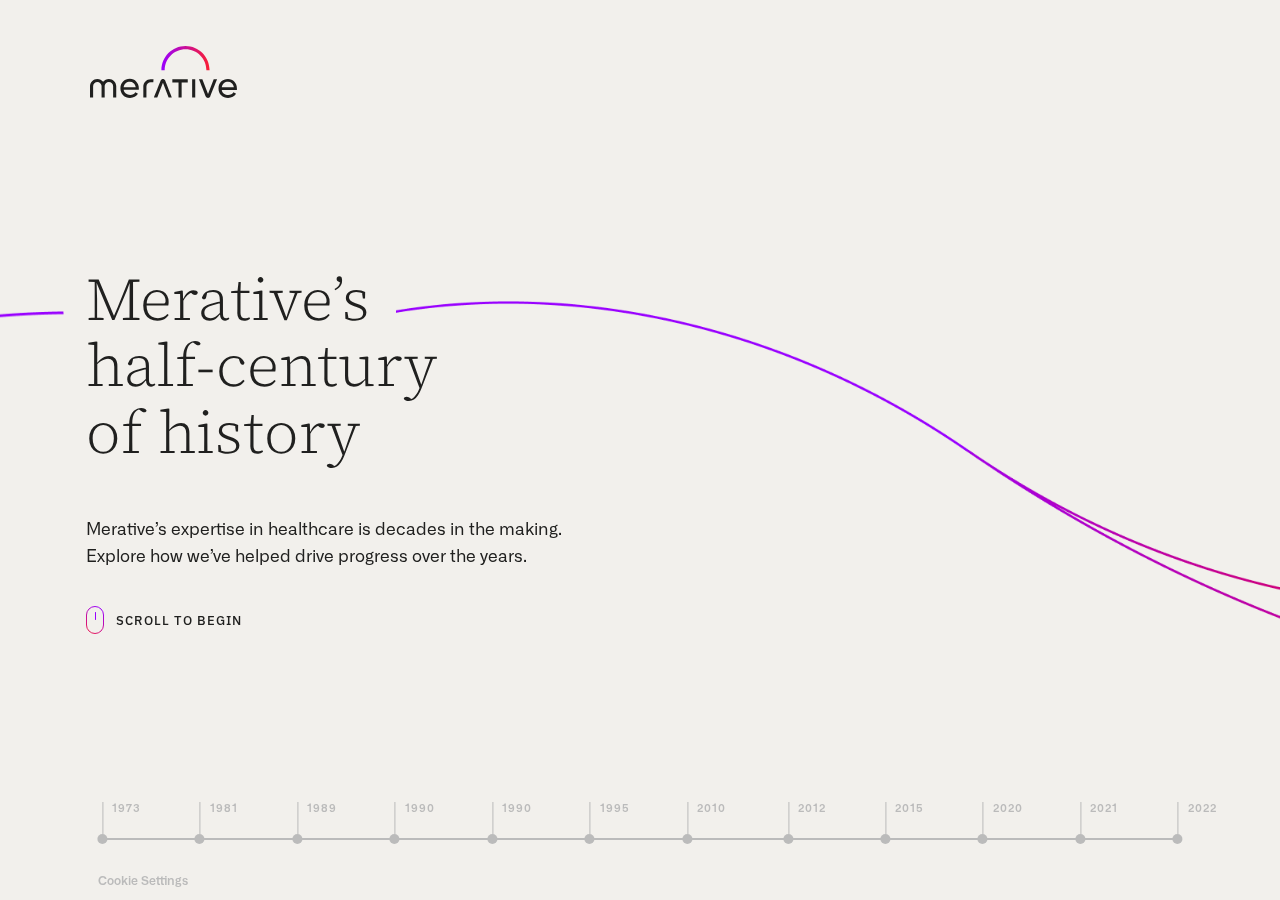
<file: resources/history/index.html>
<!DOCTYPE html>
<html lang="en">
  <head>
    <!-- OneTrust Cookies Consent Notice start for merative.com -->
    <script type="text/javascript" src="https://cdn.cookielaw.org/consent/8ec6325b-122f-4c25-93ea-b311a7f0ef97/OtAutoBlock.js" ></script>
    <script src="https://cdn.cookielaw.org/scripttemplates/otSDKStub.js" type="text/javascript" charset="UTF-8" data-domain-script="8ec6325b-122f-4c25-93ea-b311a7f0ef97" ></script>
    <script type="text/javascript">
      function OptanonWrapper() {}
    </script>
    <!-- Analytics script start for merative.com -->
    <script src="https://assets.adobedtm.com/868c1e78d208/ccb695f49426/launch-8817b4b01dd6.min.js" async></script>
    <!-- Analytics script end for merative.com -->

    <meta charset="UTF-8">
    <meta http-equiv="X-UA-Compatible" content="IE=edge">
    <meta name="viewport" content="width=device-width, initial-scale=1.0"> 
    <link rel="manifest" crossorigin="use-credentials" href="site.webmanifest">
    <link rel="apple-touch-icon" sizes="180x180" href="apple-touch-icon.png">
    <link rel="icon" type="image/png" sizes="32x32" href="favicon-32x32.png">
    <link rel="icon" type="image/png" sizes="16x16" href="favicon-16x16.png">
    <link rel="mask-icon" href="safari-pinned-tab.svg" color="#5bbad5">
    <meta name="msapplication-TileColor" content="#da532c">
    <meta name="theme-color" content="#ffffff">
    <title>Merative’s half-century of history | Merative</title>
    <meta name="description" content="Merative has nearly 50 years of experience in health, gained through legacy organizations like Watson Health, Truven, Cúram, Merge, Phytel, and Explorys. Explore our milestone moments for employers, health plans, providers, governments and life science organizations.">
    <link rel="preconnect" href="https://fonts.googleapis.com">
    <link rel="preconnect" href="https://fonts.gstatic.com" crossorigin>
    <link href="https://fonts.googleapis.com/css2?family=IBM+Plex+Sans:wght@400;500;600&display=swap" rel="stylesheet">
    <link rel="stylesheet" href="style.css">
    <script src="js/custom.js"></script>
  </head>
<body>

  <div class="fitb-wrap">
    <video autoplay muted controls loop class="bg-video">
      <source src="images/background.mp4" type="video/mp4">
    </video>
    <a href="https://www.merative.com" target="_blank" class="logo"><img src="images/logo-merative.svg" /></a>
    <div class="slider-wrap">
      <div class="scroll-hide">
        <div class="slider">
          <div class="intro slide">
            <div class="content">
              <img src="images/line-1.png" />
              <h1>Merative’s<br />half-century of history</h1>
              <p>Merative’s expertise in healthcare is decades in the making. Explore how we’ve helped drive progress over the years.</p>
              <div>Scroll to Begin</div>
            </div>
              <div class="lines">
                <img src="images/line-2.png" />
                <img src="images/line-2-tablet.png" />
                <img src="images/line-2-mobile.png" />
              </div>
          </div>
          <div class="slide year one973">
            <div class="content fadeInPls preview">
              <img src="images/1973-1.png" alt="A woman with a child on her lap smiles at someone out of frame" />
            </div>
            <div class="content title fadeInPls preview">
              <h2>1973</h2>
              <h3>Point-of-care clinical decision support</h3>
              <p>Micromedex&reg; is established with the introduction of Poisindex, a toxicology information database. Today, Micromedex includes evidence-based information on drugs, diseases, toxicology and alternative medicine — plus the search efficiency of AI.</p>
              <a href="https://www.merative.com/clinical-decision-support" target="_blank">Explore Micromedex</a>
            </div>
            <div class="content line">
              <img class="fadeInPls" src="images/1973-2.png" alt="A screenshot of Micromedex mobile app" />
              <div class="lines fadeInPls">
                <img src="images/1973-line.png" />
                <img src="images/1973-line-tablet.png" />
                <img src="images/1973-line-mobile.png" />
              </div>
            </div>
          </div>
          <div class="slide year one981">
            <div class="content fadeInPls">
              <img src="images/1981-1.png" alt="A computer monitor with analytic data" />
            </div>
            <div class="content title fadeInPls preview">
              <h2>1981</h2>
              <h3>Trusted healthcare analytics</h3>
              <p>System2, later renamed Advantage Suite by Truven Health Analytics, is founded. The solution provides robust analytics for employers, health plans and Medicaid agencies. Health Insights (as it is known today) is currently used and trusted by more than 40% of Fortune 100 companies.</p>
              <a href="https://www.merative.com/healthcare-analytics" target="_blank">Explore Health Insights</a>
            </div>
            <div class="content line">
              <div class="counter fadeInPls">
                <div>
                  <img width="55" src="images/icon-chart.svg" />
                </div>
                <div>
                  <strong><span class="countup  " data-count-to="40">0</span>%</strong>
                  <p>Health Insights is currently used and trusted by more than 40% of Fortune 500 companies.</p>
                </div>
              </div>
              <div class="lines fadeInPls">
                <img src="images/1981-line.png" />
                <img src="images/1981-line-tablet.png" />
                <img src="images/1981-line-mobile.png" />
              </div>
            </div>
          </div>
          <div class="slide year one989">
            <div class="content fadeInPls">
              <img src="images/1989-1.png" alt="An illustration of people moving over a grid of 1s and 0s" />
            </div>
            <div class="content title fadeInPls preview">
              <h2>1989</h2>
              <h3>A premier source of real-world evidence</h3>
              <p>MarketScan&reg; — one of the largest collections of proprietary, de-identified clinical and claims data in the U.S. — is established. The database includes more than 273 million unique patient records, and is used by health organizations to generate real-world evidence to support research and decision-making.</p>
              <a href="https://www.merative.com/real-world-evidence" target="_blank">Explore MarketScan</a>
            </div>
            <div class="content line">
              <div class="image-counter fadeInPls">
                <img src="images/1989-2.png" alt="Shelves filled with folders of healthcare records" />
                <div class="counter">
                  <strong><span class="countup" data-count-to="273">0</span>M</strong>
                  <p>Unique patient records</p>
                </div>
              </div>
              <div class="lines fadeInPls">
                <img src="images/1989-line.png" />
                <img src="images/1989-line-tablet.png" />
                <img src="images/1989-line-mobile.png" />
              </div>
            </div>
          </div>
          <div class="slide year one990a">
            <div class="content fadeInPls">
              <img src="images/1990-a-1.png" alt="A provider holding a tablet with an imaging scan of a brain" />
            </div>
            <div class="content title fadeInPls preview">
              <h2>1990</h2>
              <h3>Creation of medical imaging standard</h3>
              <p>Merge Healthcare, the source of Merative’s expansive enterprise imaging solutions, participates in the process to establish DICOM as the standard format for medical images. The DICOM standard is still used across the industry today.</p>
              <a href="https://www.merative.com/merge-imaging" target="_blank">Explore Merge solutions</a>
            </div>
            <div class="content line">
              <div class="lines fadeInPls">
                <img src="images/1990-a-line.png" />
                <img src="images/1990-a-line-tablet.png" />
                <img src="images/1990-a-line-mobile.png" />
              </div>
            </div>
          </div>
          <div class="slide year one990b">
            <div class="content title fadeInPls preview">
              <h2>1990</h2>
              <h3>A versatile social services platform</h3>
              <p>Cúram Software becomes the first social services application to support multiple programs at the same time. The platform is used worldwide to connect benefits administrators, social services agencies and case managers to improve outcomes for individuals and their communities.</p>
              <a href="https://www.merative.com/curam" target="_blank">Explore Cúram</a>
            </div>
            <div class="content line">
              <img class="fadeInPls" src="images/1990-b-1.png" alt="A seated woman and a man in a wheelchair look at a sheet of paper" />
              <div class="lines fadeInPls">
                <img src="images/1990-b-line.png" />
                <img src="images/1990-b-line-tablet.png" />
                <img src="images/1990-b-line-mobile.png" />
              </div>
            </div>
          </div>
          <div class="slide year one995">
            <div class="content title fadeInPls preview">
              <h2>1995</h2>
              <h3>Award-winning cardiology solutions</h3>
              <p>Merge Cardio, an image and information management system that supports cardiology modalities, is established. Five years later, Merge Hemo, an automated documentation tool for the cardiac cath lab, is founded. Merge Cardio was named Best in KLAS for seven consecutive years, while Merge Hemo has been a KLAS Category Leader for ten years.</p>
              <a href="https://youtu.be/vPMKMP8JN9I" target="_blank">See how they work</a>
            </div>
            <div class="content line">
              <div class="image-steps">
                <img class="fadeInPls" src="images/1995-1.png" alt="A monitor with an EKG reading" />
                <div class="steps">
                  <!--<div>
                    <img src="images/logo-placeholder.png" />
                  </div>-->
                  <div>
                    <strong>Best in KLAS</strong>
                    <p>Merge Cardio was named best in KLAS for 7 consecutive years</p>
                  </div>
                  <div>
                    <strong>KLAS Category Leader</strong>
                    <p>Merge Hemo was named a KLAS Category Leader for 10 years</p>
                  </div>
                </div>
              </div>
              <div class="lines fadeInPls">
                <img src="images/1995-line.png" />
                <img src="images/1995-line-tablet.png" />
                <img src="images/1995-line-mobile.png" />
              </div>
            </div>
          </div>
          <div class="slide year two010">
            <div class="content title fadeInPls preview">
              <h2>2010</h2>
              <h3>Comprehensive clinical development</h3>
              <p>The first clinical trial goes live on Merge e-Clinical Operating System, an end-to-end clinical trial management solution now known as Merative Clinical Development. To date, more than 3,400 studies in 109 countries have been generated on the solution.</p>
              <a href="https://www.merative.com/clinical-development" target="_blank">Explore Clinical Development</a>
            </div>
            <div class="content line">
              <div class="steps">
                <div>
                  <img src="images/icon-countries.svg" />
                  <div class="text">
                    <span>More than</span>
                    <p><strong class="countThis" data-count-to="100">0</strong> countries</p>
                  </div>
                </div>
                <div>
                  <img src="images/icon-studies.svg" />
                  <div class="text">
                    <span>More than</span>
                    <p><strong class="countThis" data-count-to="3000">0</strong> studies</p>
                  </div>
                </div>
                <div>
                  <img src="images/icon-patients.svg" />
                  <div class="text">
                    <span>More than</span>
                    <p><strong><span class="countThis" data-count-to="1">0</span>M</strong> patients</p>
                  </div>
                </div>
              </div>
              <div class="lines fadeInPls">
                <img src="images/2010-line.png" />
                <img src="images/2010-line-tablet.png" />
                <img src="images/2010-line-mobile.png" />
              </div>
            </div>
          </div>
          <div class="slide year two012">
            <div class="content fadeInPls">
              <img src="images/2012-1.png" alt="A provider shows a tablet to a patient" />
            </div>
            <div class="content title fadeInPls preview">
              <h2>2012</h2>
              <h3>Personalized patient engagement</h3>
              <p>Phytel&reg;, a suite of patient engagement tools for providers, is one of the first solutions approved by the National Committee for Quality Assurance (NCQA) to help practices achieve patient-centered medical home recognition.</p>
              <a href="https://www.vimeo.com/721076215.html" target="_blank">See how it works</a>
            </div>
            <div class="content line">
              <div class="lines fadeInPls">
                <img src="images/2012-line.png" />
                <img src="images/2012-line-tablet.png" />
                <img src="images/2012-line-mobile.png" />
              </div>
            </div>
          </div>
          <div class="slide year two015">
            <div class="content fadeInPls">
              <img src="images/2015-1.png" alt="Two men seated in an office setting view a tablet" />
            </div>
            <div class="content title fadeInPls preview">
              <h2>2015</h2>
              <h3>Watson Health created</h3>
              <p>IBM creates Watson Health, bringing together the solutions that would ultimately make up Merative. IBM technologies — including AI and Cloud — are implemented across the Watson Health portfolio to help solutions become more efficient, flexible and scalable.</p>
            </div>
            <div class="content line">
              <div class="lines fadeInPls">
                <img src="images/2015-line.png" />
                <img src="images/2015-line-tablet.png" />
                <img src="images/2015-line-mobile.png" />
              </div>
            </div>
          </div>
          <div class="slide year two020">
            <div class="content title fadeInPls preview">
              <h2>2020</h2>
              <h3>Advancing AI capabilities for healthcare</h3>
              <p>Annotator for Clinical Data is introduced to standardize the use of natural language understanding for healthcare data. The solution extracts key clinical information like conditions, medications, allergies and procedures from unstructured data.</p>
            </div>
            <div class="content line">
              <img class="fadeInPls" src="images/2020-1.png" alt="Screenshot of Annotator for Clinical Data" />
              <div class="lines fadeInPls">
                <img src="images/2020-line.png" />
                <img src="images/2020-line-tablet.png" />
                <img src="images/2020-line-mobile.png" />
              </div>
            </div>
          </div>
          <div class="slide year two021">
            <div class="content title fadeInPls preview">
              <h2>2021</h2>
              <h3>First hospital ranking with community health metric</h3>
              <p>100 Top Hospitals, an annual study of U.S. hospital performance, partners with Johns Hopkins to create a new metric for hospital contributions to community health. 100 Top Hospitals becomes the first major rankings program to consider community health as an equal measure.</p>
            </div>
            <div class="content line">
              <div class="col-two">
                <div class="fadeInPls">
                  <img src="images/logo-100top.png" />
                  <!--<strong><span class="countup" data-count-to="100">0</span> Top Hospitals</strong>
                  <p>becomes the first major rankings program to consider community health as an equal measure</p>-->
                </div>
                <div class="fadeInPls">
                  <img src="images/2021-1.png" alt="Two providers meet in a healthcare setting" />
                </div>
              </div>
              <div class="lines fadeInPls">
                <img src="images/2021-line.png" />
                <img src="images/2021-line-tablet.png" />
                <img src="images/2021-line-mobile.png" />
              </div>
            </div>
          </div>
          <div class="slide year two022">
            <div class="content title fadeInPls preview">
              <h2>2022</h2>
              <h3>Merative established</h3>
              <!--<img src="images/2022-1.png" />-->
              <video muted>
                <source src="images/logo-merative.mp4" type="video/mp4">
              </video>
            </div>
            <div class="content final steps">
              <div>
                <strong>Merative established</strong>
                <img src="images/2022-2.png" alt="Someone points to data on a computer monitor" />
              </div>
              <div>
                <img src="images/2022-3.png" alt="A woman holds a sleeping child" />
                <div class="description">
                  <p>Merative is founded as a data and analytics partner for the health industry. With an essential combination of trusted technology and human expertise, Merative drives shared progress by putting people at the center of health.</p>
                  <a href="https://www.merative.com/company" target="_blank">Learn more about us</a>
                </div>
              </div>
            </div>
          </div>
        </div>
      </div>
      <div class="slider-nav">
        <div class="">
          <div class="text">
            <strong>1973</strong>
            <p>Point-of-care clinical decision support</p>
            <div class="circle"></div>
          </div>
        </div>
        <div class="">
          <div class="text">
            <strong>1981</strong>
            <p>Trusted healthcare analytics</p>
            <div class="circle"></div>
          </div>
        </div>
        <div class="">
          <div class="text">
            <strong>1989</strong>
            <p>A premier source of real-world evidence</p>
            <div class="circle"></div>
          </div>
        </div>
        <div class="">
          <div class="text">
            <strong>1990</strong>
            <p>Creation of medical imaging standard</p>
            <div class="circle"></div>
          </div>
        </div>
        <div class="">
          <div class="text">
            <strong>1990</strong>
            <p>A versatile social services platform</p>
            <div class="circle"></div>
          </div>
        </div>
        <div class="">
          <div class="text">
            <strong>1995</strong>
            <p>Award-winning cardiology solutions</p>
            <div class="circle"></div>
          </div>
        </div>
        <div class="">
          <div class="text">
            <strong>2010</strong>
            <p>Comprehensive clinical development</p>
            <div class="circle"></div>
          </div>
        </div>
        <div class="">
          <div class="text">
            <strong>2012</strong>
            <p>Personalized patient engagement</p>
            <div class="circle"></div>
          </div>
        </div>
        <div class="">
          <div class="text">
            <strong>2015</strong>
            <p>Watson Health created</p>
            <div class="circle"></div>
          </div>
        </div>
        <div class="">
          <div class="text">
            <strong>2020</strong>
            <p>Advancing AI capabilities for healthcare</p>
            <div class="circle"></div>
          </div>
        </div>
        <div class="">
          <div class="text">
            <strong>2021</strong>
            <p>First hospital ranking with community health metric</p>
            <div class="circle"></div>
          </div>
        </div>
        <div class="">
          <div class="text">
            <strong>2022</strong>
            <p>Merative established</p>
            <div class="circle"></div>
          </div>
        </div>
      </div>
      <div class="thecookie">
        <a href="index.html#" onclick="OneTrust.ToggleInfoDisplay()">Cookie Settings</a>
      </div>
    </div>
  </div>

                                        <div id="sec-overlay" style="display:none;">
                                        <div id="sec-container">
                                        </div>
                                      </div></body>
</html>
</file>
<file: resources/history/style.css>
html,body,div,span,applet,object,iframe,h1,h2,h3,h4,h5,h6,p,blockquote,pre,a,abbr,acronym,address,big,cite,code,del,dfn,em,img,ins,kbd,q,s,samp,small,strike,strong,sub,sup,tt,var,b,u,i,center,dl,dt,dd,ol,ul,li,fieldset,form,label,legend,table,caption,tbody,tfoot,thead,tr,th,td,article,aside,canvas,details,embed,figure,figcaption,footer,header,hgroup,menu,nav,output,ruby,section,summary,time,mark,audio,video{margin:0;padding:0;border:0;font-size:100%;font:inherit;vertical-align:baseline}article,aside,details,figcaption,figure,footer,header,hgroup,menu,nav,section{display:block}body{line-height:1;}ol,ul{list-style:none}blockquote,q{quotes:none}blockquote:before,blockquote:after,q:before,q:after{content:'';content:none}table{border-collapse:collapse;border-spacing:0}

@font-face {font-family: Alliance; font-weight: 300; src: url("fonts/alliance1-light.otf") format("opentype"); }
@font-face {font-family: Alliance; font-weight: 400; src: url("fonts/alliance1-regular.otf") format("opentype"); }
@font-face {font-family: Alliance; font-weight: 600; src: url("fonts/alliance1-semibold.otf") format("opentype"); }
@font-face {font-family: SourceSerif; font-weight: 200; src: url("fonts/source-serif-light.ttf") format("truetype"); }
@font-face {font-family: SourceSerif; font-weight: 500; src: url("fonts/source-serif-medium.ttf") format("truetype"); }
@font-face {font-family: 'theicons'; src:  url('fonts/theicons.eot'); src:  url('fonts/theicons.eot') format('embedded-opentype'), url('fonts/theicons.ttf') format('truetype'), url('fonts/theicons.woff') format('woff'), url('fonts/theicons.svg') format('svg'); font-weight: normal; font-style: normal; font-display: block; }

body {font-family: Alliance, Arial, Helvetica, sans-serif;color: #20201F;font-size: 17px;line-height: 1.6;background: #F3F0EC;-webkit-font-smoothing: antialiased;overflow: hidden;}

.fitb-wrap {width: 100%;box-sizing: border-box;overflow: hidden;position: relative;z-index: 1;}
.fitb-wrap .slider-wrap {position: relative;z-index: 1;overflow: hidden;}
.fitb-wrap .scroll-hide {overflow: hidden;}
.fitb-wrap .slider {display: flex;align-items: center;overflow-x: scroll;min-height: calc( 100vh );overflow-y: visible;-ms-overflow-style: none;scrollbar-width: none;}
.fitb-wrap .slider::-webkit-scrollbar {display: none; }
.fitb-wrap .slider .slide {display: flex;align-items: center;max-height: 720px;}
.fitb-wrap .slider .slide img {display: block;height: auto;}

.logo {position: fixed;top: 46px;left: 90px;width: 147px;z-index: 10;-webkit-transition: all .5s ease;transition: all .5s ease;}
.logo:hover {opacity: .75; }
.logo>img {max-width: 100%; height: auto; display: block; }

.intro.slide {padding-left: 86px;}
.intro.slide>img, .intro.slide>.lines {margin-left: -220px;margin-top: 90px;width: 1120px;}
.intro.slide .content {width: 530px;position: relative;}
.intro.slide .content>img {position: absolute;top: 45px;right: 100%;margin-right: 22px;width: 90px;}
.intro.slide .content>p {margin-bottom: 36px;}
.intro.slide .content>div {font-family: 'IBM Plex Sans', Arial, Helvetica, sans-serif;display: inline-block;font-weight: 500;font-size: 13px;line-height: 1;text-transform: uppercase;display: flex;align-items: center;letter-spacing: 1px;}
.intro.slide .content>div:before {content: ''; display: inline-block; height: 28px; width: 18px; margin-right: 12px; background: url(images/icon-scroll.svg) center no-repeat; background-size: contain; }
.intro.slide .content>div:after {content: '';display: inline-block;width: 20px;height: 10px;margin-left: 10px;background: url(images/icon-arrow.svg) center no-repeat;background-size: contain;margin-bottom: -1px;opacity: 0;}
.intro h1 {font-size: 60px;line-height: 1.111111111;font-family: SourceSerif, serif;margin-bottom: 50px;font-weight: 100;padding-right: 150px;}


.title.content {min-width: 980px;margin-left: 120px;margin-top: 130px;min-height: 470px;}
.title.content h2 {font-size: 28px;margin-bottom: 15px;line-height: 1;color: #9900FF;font-family: SourceSerif, serif;}
.title.content h3 {font-size: 60px;line-height: 1.2;padding-right: 200px;margin-bottom: 50px;font-family: SourceSerif, serif;font-weight: 200;letter-spacing: 0;}
.title.content p {margin-left: 47%;margin-bottom: 24px;-webkit-transition: opacity .5s ease .5s;transition: opacity .5s ease .5s;}
.title.content a {margin-left: 47%;white-space: nowrap;font-size: 13px;text-decoration: none;position: relative;z-index: 100;background: -webkit-linear-gradient(left, #9900ff, #9900ff);-webkit-background-clip: text;-webkit-text-fill-color: transparent;font-weight: 600;-webkit-transition: opacity .5s ease .5s;transition: opacity .5s ease .5s;padding-bottom: 3px;}
.title.content a:before {content: ''; display: block; position: absolute; top: 100%; left: 0; width: 100%; height: 2px; background: #9900ff; }
.title.content a:after {font-family: 'theicons'!important; content: '\e901'; font-size: 7px; margin-left: 5px; padding-right: 2px; }
.title.content a:hover {background: -webkit-linear-gradient(left, #9900ff, #ff0000); -webkit-background-clip: text; }
.title.content a:hover:before {background: -webkit-linear-gradient(left, #9900ff, #ff0000); }
.title.content a>img {display: inline-block!important; }

.lines>img {max-width: 100%; height: auto; }
.fitb-wrap .lines>img:nth-child(2), .fitb-wrap .lines>img:nth-child(3) {display: none; }

.one973 .content:first-child img {width: 240px;margin-top: 65px;}
.one973 .title.content {margin-right: 120px;min-width: 900px;}
.one973 .title.content p, .one973 .title.content a {margin-left: 49%;}
.one973 .line.content {display: flex; align-items: flex-start; }
.one973 .line.content>img:first-child {margin-right: -100px;margin-top: 80px;position: relative;z-index: 10;width: 200px;}
.one973 .line.content>.lines {min-width: 1224px; }

.one981 .content:first-child {margin-top: 80px;margin-left: -190px;}
.one981 .content:first-child>img {width: 292px; }
.one981 .title.content {min-width: 620px;}
.one981 .title.content>p, .one981 .title.content>a {margin-left: 32%;}
.one981 .title.content>h3 {padding-right: 80px;}
.one981 .content.line {display: flex;align-items: flex-start;margin-left: 200px;}
.one981 .content.line .counter {display: flex;align-items: flex-end;margin-top: -145px;width: 330px;padding-right: 30px;}
.one981 .content.line .counter>div:first-child {margin-right: 30px; }
.one981 .counter img {margin-bottom: 8px;width: 44px;}
.one981 .counter strong {font-size: 100px;background: -webkit-linear-gradient(left, #9900ff, #ff0000);-webkit-background-clip: text;-webkit-text-fill-color: transparent;font-family: SourceSerif, serif;font-weight: 100;line-height: .9;margin-bottom: 30px;display: inline-block;}
.one981 .content.line>img, .one981 .content.line>.lines {margin-bottom: -130px;min-width: 1159px;width: 1159px;position: relative;}

.one989 .content:first-child {margin-left: -74px;}
.one989 .content:first-child>img {width: 292px;position: relative;}
.one989 .title.content {min-width: 830px;margin-right: 145px;}
.one989 .title.content p, .one989 .title.content a {margin-left: 43%;}
.one989 .line.content {display: flex;align-items: flex-start;margin-top: -60px;}
.one989 .image-counter {display: flex;flex-direction: column;align-items: flex-end;position: relative;z-index: 10;margin-top: 50px;}
.one989 .image-counter>img {width: 498px; }
.one989 .counter {display: flex; flex-direction: column; align-items: flex-end; }
.one989 .counter>strong {font-size: 100px;background: -webkit-linear-gradient(left, #9900ff, #ff0000);-webkit-background-clip: text;-webkit-text-fill-color: transparent;font-family: SourceSerif, serif;font-weight: 100;line-height: .9;margin-top: 20px;margin-bottom: 5px;margin-right: -4px;}
.one989 .lines {width: 1823px;margin-top: -40px;margin-left: -288px;}

.one990a .content:first-child {}
.one990a .content:first-child>img {width: 420px;margin-left: -170px;margin-top: 110px;}
.one990a .title.content {min-width: 850px;}
.one990a .title.content p, .one990a .title.content a {margin-left: 44%;}
.one990a .line {margin-top: 70px;margin-left: 20px;}
.one990a .lines {width: 766px; }

.one990b .title.content {margin-left: 54px;min-width: 762px;margin-right: 140px;}
.one990b .title.content p, .one990b .title.content a {margin-left: 44%;}
.one990b .line.content {display: flex;margin-top: 160px;align-items: center;}
.one990b .line.content>img {width: 692px; position: relative; z-index: 10; }
.one990b .lines {width: 1227px;margin-left: -112px;position: relative;}

.one995 .title.content {margin-left: 56px;min-width: 855px;margin-right: 120px;}
.one995 .title.content p, .one995 .title.content a {margin-left: 43%;}
.one995 .line.content {display: flex; align-items: flex-start; }
.one995 .image-steps {display: flex;align-items: flex-start;}
.one995 .image-steps>img {width: 299px;margin-right: 35px;}
.one995 .steps {width: 285px;display: flex;flex-direction: column;gap: 46px;margin-top: 200px;}
.one995 .steps>div:first-child {margin-bottom: -20px;}
.one995 .steps strong {background: -webkit-linear-gradient(left, #9900ff, #ff0000);-webkit-background-clip: text;-webkit-text-fill-color: transparent;font-family: SourceSerif, serif;font-weight: 100;font-size: 40px;line-height: 1.2;margin-bottom: 5px;display: inline-block;}
.one995 .steps p {padding-right: 10px;font-size: 18px;}
.one995 .lines {width: 955px;margin-top: 80px;position: relative;}

.two010 .title.content {margin-left: 24px;min-width: 990px;margin-right: 97px;}
.two010 .title.content h3 {padding-right: 30%;}
.two010 .title.content p, .two010 .title.content a {margin-left: 51%;}
.two010 .line.content {display: flex;margin-top: 130px;}
.two010 .steps {display: flex; flex-direction: column; gap: 58px; }
.two010 .steps>div {width: 345px;display: flex;gap: 15px;}
.two010 .steps>div>img {max-width: 36px; }
.two010 .steps .text p {font-size: 40px; line-height: 1; font-family: SourceSerif, serif; font-weight: 100; }
.two010 .steps .text p>strong {background: -webkit-linear-gradient(left, #9900ff, #ff0000); -webkit-background-clip: text; -webkit-text-fill-color: transparent; }
.two010 .lines {width: 1317px;align-items: center;display: flex;position: relative;}
.two010 .lines>img {margin-top: 60px; }

.two012 .content:first-child>img {margin-left: -150px;width: 530px;position: relative;}
.two012 .title.content {min-width: 860px;margin-right: 40px;}
.two012 .title.content h3 {padding-right: 30%;}
.two012 .title.content p, .two012 .title.content a {margin-left: 49%;}
.two012 .line.content .lines {width:903px;margin-top: 220px;position: relative;}

.two015 .content:first-child>img {margin-left: -120px;margin-top: 0;width: 345px;position: relative;}
.two015 .title.content {margin-left: 90px;min-width: 720px;margin-right: 35px;}
.two015 .title.content p, .two015 .title.content a {margin-left: 35.5%;}
.two015 .line.content {margin-top: -140px;}
.two015 .line.content .lines {width: 1170px;position: relative;}

.two020 .title.content {margin-left: 25px;min-width: 780px;margin-right: 90px;}
.two020 .title.content h3 {padding-right: 20px; }
.two020 .title.content p, .two020 .title.content a {margin-left: 41%;}
.two020 .line.content {display: flex;align-items: center;}
.two020 .line.content>img {width: 605px;z-index: 10;position: relative;margin-top: 80px;}
.two020 .line.content .lines {width: 780px;position: relative;margin-top: 60px;margin-left: -70px;}

.two021 .title.content {margin-left: 30px;min-width: 1020px;margin-right: 148px;}
.two021 .title.content h3 {padding-right: 250px;}
.two021 .title.content p, .two021 .title.content a {margin-left: 58.5%;}
.two021 .line.content {display: flex;align-items: flex-start;position: relative;z-index: 10;}
.two021 .col-two {display: flex;width: 635px;gap: 20px;align-items: flex-end;position: relative;z-index: 10;}
.two021 .col-two>div {width: 45%; }
.two021 .col-two>div:first-child {-webkit-transform: translateY(72%);transform: translateY(72%);width: 54%;}
.two021 .col-two>div>strong {font-size: 40px;line-height: 1;font-family: SourceSerif, serif;font-weight: 100;letter-spacing: -1px;margin-bottom: 10px;display: block;}
.two021 .col-two>div>p {margin-right: 27px; }
.two021 .col-two>div>strong>span {background: -webkit-linear-gradient(left, #9900ff, #ff0000); -webkit-background-clip: text; -webkit-text-fill-color: transparent; }
.two021 .col-two>div>img {max-width: 100%; }
.two021 .line.content .lines {width: 991px;margin-top: 215px;margin-left: -295px;position: relative;}

.two022 .title.content {margin-left: 58px;min-width: 440px;max-width: 440px;}
.two022 .title.content>img, .two022 .title.content>video {max-width: 100%;height: auto;}
.two022 .title.content>h3 {display: none; }

.content.final {margin-left: 363px;display: flex;flex-direction: column;margin-right: 420px;margin-top: -100px;}
.content.final>div {display: flex; align-items: flex-start; gap: 40px; }

.content.final>div>img {width: 365px;margin-left: 80px;}
.content.final>div:first-child {align-items: flex-end;gap: 50px;justify-content: flex-start;}
.content.final>div:first-child>img {width: 233px;margin-left: 0;}
.content.final>div>strong {font-size: 72px;line-height: 1.1111;font-family: SourceSerif, serif;font-weight: 100;letter-spacing: 0;align-self: flex-end;justify-self: flex-end;max-width: 394px;margin-bottom: 24px;}
.content.final .description {width: 243px;padding-top: 40px;}
.content.final .description>p {margin-bottom: 30px; }
.content.final .description>a {font-size: 13px;color: #9900FF;text-decoration: none;white-space: nowrap;border: 2px solid #9900FF;border-radius: 23px;line-height: 1;padding-left: 10px;padding-right: 50px;padding: 10px 48px 8px 11px;display: inline-block;position: relative;z-index: 100;-webkit-transition: all .3s ease;transition: all .3s ease;}
.content.final .description>a:before {content: ''; display: block; height: calc( 100% + 4px ); width: calc( 100% + 4px ); position: absolute; top: -2px; left: -2px; z-index: -1; border-radius: 23px; background: -webkit-linear-gradient(left, #9900ff, #ff0000); opacity: 0; -webkit-transition: all .3s ease; transition: all .3s ease; }
.content.final .description>a:after {font-family: 'theicons'!important;font-size: 14px;content: '\e900';position: absolute;z-index: -1;background-size: contain;top: 50%;right: 10px;margin-top: 1px;-webkit-transform: translateY(-50%);transform: translateY(-50%);}
.content.final .description>a:hover {color: #fff; }
.content.final .description>a:hover:before {opacity: 1; }

.slider-nav, .thecookie {position: fixed;left: 50%;-webkit-transform: translateX(-50%);bottom: 60px;font-size: 12px;display: flex;align-items: flex-end;z-index: 99;}
.thecookie {width: 1265px;bottom: 100px;}
.slider-nav>div {position: relative;z-index: 1;border-bottom: 2px solid #bbb;padding-bottom: 20px;padding-right: 10px;white-space: normal;width: 115px;box-sizing: border-box;padding-left: 10px;-webkit-transition: all .3s linear;transition: all .3s linear;cursor: pointer;}
.slider-nav>div:last-child {border-bottom-color: transparent; position: absolute; bottom: 0; right: 0; -webkit-transform: translateX(100%); transform: translateX(100%); }
.slider-nav>div:before {content: '';position: absolute;left: 0;bottom: 4px;height: 32px;width: 1px;background: #bbb;}
.slider-nav .text {font-size: 11px;}
.slider-nav .text strong {font-weight: 600;line-height: 1.55;letter-spacing: 1px;color: #bbb;cursor: pointer;-webkit-transition: all .3s ease;}
.slider-nav .text p {max-height: 0;color: #000;line-height: 1.55;opacity: 0;overflow: hidden;-webkit-transition: all .3s linear;transition: all .3s linear;}
.slider-nav .circle {position: absolute;height: 10px;width: 10px;border-radius: 50%;left: -5px;bottom: -6px;background: #bbb;cursor: pointer;-webkit-transition: background .3s ease;transition: background .3s ease;}
.slider-nav .circle:before {content: '';position: absolute;display: block;left: 50%;top: 50%;-webkit-transform: translate(-50%, -50%) scaleX(-1);transform: translate(-50%, -50%) scaleX(-1);height: 30px;width: 30px;background:url(images/icon-active-nav.svg) center no-repeat;background-size: contain;z-index: -1;height: 0;width: 0;-webkit-transition: all .2s linear;transition: all .2s linear;}
.slider-nav .active .circle:before, .slider-nav>div:hover .circle:before {opacity: 1; z-index: 10; height: 30px; width: 30px; }
.slider-nav>div.visited:before {background: #000;-webkit-transition: background .3s linear;-webkit-transition: background .3s linear;}
.slider-nav .visited .text strong {color:#000}
.slider-nav .visited .circle, .slider-nav .active .circle {background: #000; }
.slider-nav>div.active, .slider-nav>div:hover {padding-bottom: 32px;}
.slider-nav>div.active:before, .slider-nav>div:hover:before {background: rgb(153,0,255);background: -moz-linear-gradient(top,  rgba(153,0,255,1) 0%, rgba(255,0,0,1) 100%);background: -webkit-linear-gradient(top,  rgba(153,0,255,1) 0%,rgba(255,0,0,1) 100%);background: linear-gradient(to bottom,  rgba(153,0,255,1) 0%,rgba(255,0,0,1) 100%);filter: progid:DXImageTransform.Microsoft.gradient( startColorstr='#9900ff', endColorstr='#ff0000',GradientType=0 );top: 3px;height: auto;bottom: 14px;-webkit-transition: all .3s linear;transition: all .3s linear;}
.slider-nav .active .text strong, .slider-nav>div:hover .text strong {color: #ff0000;}
.slider-nav .active .text p, .slider-nav>div:hover .text p {max-height: 120px;opacity: 1;}

.fadeInPls {opacity: 0;-webkit-transition: opacity 1s ease;transition: opacity 1s ease;}
.fadeInPls.preview {opacity: .1; }
.fadeInPls.preview.animate, .fadeInpls.animate {opacity:1}

.title.content.fadeInPls p, .title.content.fadeInPls a {opacity: 0; }
.title.content.fadeInPls.animate p, .title.content.fadeInPls.animate a {opacity: 1; }

.steps:not(.final)>div {-webkit-transform: translateY(250px); transform: translateY(250px); opacity: 0; -webkit-transition: all 1s ease; transition: all 1s ease; }
.content.final.steps>div {opacity: 0; -webkit-transition: opacity .5s ease; transition: opacity .5s ease; }
.steps>div.animate, .content.final.steps>div.animate {-webkit-transform: translateY(0); transform: translateY(0); opacity: 1; }


.slider-nav>div:not(:last-child):after {content:'';display: block;position: absolute;bottom: -2px;left: 0;width: 0;height: 2px;background: #000;-webkit-transition: all .3s linear;transition: all .3s linear;}
.slider-nav>div.visited:not(:last-child):after {width: 100%; }

.one990a .line .lines {position: relative; z-index: 10; }
.one981 .content.line>.lines:before, .one990a .line .lines:after, .one990a .line .lines:before, .one990b .lines:after, .one995 .lines:after, .one995 .lines:before, .two010 .lines:before, .two012 .line.content .lines:before, .two015 .line.content .lines:after, .two015 .line.content .lines:before, .two020 .line.content .lines:after, .two021 .line.content .lines:before {position: absolute;content: '';display: block;right: -2px;top: 0;height: 100%;width: 60px;background: -moz-linear-gradient(left,  rgba(243,240,236,0) 0%, rgba(243,240,236,1) 47%, rgba(243,240,236,1) 100%);background: -webkit-linear-gradient(left,  rgba(243,240,236,0) 0%,rgba(243,240,236,1) 47%,rgba(243,240,236,1) 100%);background: linear-gradient(to right,  rgba(243,240,236,0) 0%,rgba(243,240,236,1) 47%,rgba(243,240,236,1) 100%);filter: progid:DXImageTransform.Microsoft.gradient( startColorstr='#00f3f0ec', endColorstr='#f3f0ec',GradientType=1 );}
.one981 .content.line>.lines:before, .one990a .line .lines:before, .one995 .lines:before, .two010 .lines:before, .two012 .line.content .lines:before, .two015 .line.content .lines:before, .two021 .line.content .lines:before {left: -2px;right: auto;background: -moz-linear-gradient(left,  rgba(243,240,236,1) 0%, rgba(243,240,236,1) 53%, rgba(243,240,236,0) 100%);background: -webkit-linear-gradient(left,  rgba(243,240,236,1) 0%,rgba(243,240,236,1) 53%,rgba(243,240,236,0) 100%);background: linear-gradient(to right,  rgba(243,240,236,1) 0%,rgba(243,240,236,1) 53%,rgba(243,240,236,0) 100%);filter: progid:DXImageTransform.Microsoft.gradient( startColorstr='#f3f0ec', endColorstr='#00f3f0ec',GradientType=1 );}

.thecookie>a {position: absolute;top: 100%;left: 0;margin-left: -4px;font-size: 12px;font-weight: 600;text-decoration: none;color: #bbb;margin-top: 72px;-webkit-transition: color .3s ease;transition: color .3s ease;}
.thecookie>a:hover {color:#20201F;}

.bg-video {position: absolute; top: 0; left: 50%; height: auto; width: 5000%; -webkit-transform: translateX(-50%); transform: translateX(-50%); z-index: -1; }

@media (max-width: 1500px) {
  .slider-nav, .thecookie {max-width: 84%;}
  .slider-nav>div {}
}
@media (min-width:1076px) and (min-height: 801px) {
  .two022 .title.content>video {-webkit-transform: scale(2); transform: scale(2); z-index: -1; position: relative; margin-left: -102px; }
}
@media (max-width: 1075px), (max-height: 800px) {
  .fitb-wrap .lines>img:nth-child(1), .fitb-wrap .lines>img:nth-child(3) {display:none;}
  .fitb-wrap .lines>img:nth-child(2) {display:block;}

  .intro.slide {margin-top: -180px;}
  .intro.slide .content>img {top: 105px; }
  .intro.slide>.lines {width: 666px;margin-left: -140px;margin-top: 174px;}
  .one973 .content:first-child img {margin-left: -210px;margin-top: 90px;width: 300px;}
  .slide .title.content {min-width: 480px;margin-top: -110px;margin-left: 70px;}
  .slide .title.content h3 {padding-right: 60px;margin-bottom: 100px;}
  .slide .title.content p, .slide .title.content a {margin-left: 41%; }

  .one973 .line.content {-webkit-transform: translateY(50px); transform: translateY(50px); }
  .one973 .line.content>img:first-child {margin-right: -30px;margin-top: 0px;-webkit-transform: translateY(50px);transform: translateY(18px);}
  .one973 .line.content>.lines {min-width: 680px; }

  .one981 .content:first-child {margin-top: -120px; margin-left: -220px; }
  .one981 .content.line .counter {margin-top: -195px; }
  .one981 .content.line>img, .one981 .content.line>.lines {width: 763px; min-width: 763px; margin-left: -195px; }

  .one989 .content:first-child {margin-left: -100px; }
  .one989 .line.content {margin-top: -270px; }
  .one989 .line.content {margin-top: -90px;}
  .one989 .lines {margin-top: 60px; margin-left: -400px; width: 1166px; }

  .one990a .content:first-child>img {margin-left: -330px; margin-top: 310px; }
  .one990a .title.content {margin-left: 155px; min-width: 660px; }
  .one990a .title.content h3 {padding-right: 110px; }
  .one990a .line {margin-top: 0; margin-left: 0; }
  .one990a .line .lines {width: 515px; margin-left: -120px; margin-top: -110px; }

  .one990b .line.content {margin-top: 340px; }
  .one990b .lines {width: 688px; margin-top: -430px; margin-left: -300px; }

  .one995 .title.content {min-width: 620px; }
  .one995 .lines {width:398px;margin-top: 90px;}

  .two010 .title.content {min-width: 640px; }
  .slide.two010 .title.content p, .slide.two010 .title.content a {margin-left: 38%; }
  .two010 .line.content {margin-top: 100px; }
  .two010 .lines {width: 630px; margin-top: 80px; }

  .two012 .content:first-child>img {margin-left: -310px; margin-top: 260px; }
  .two012 .title.content {margin-left: -20px; min-width: 640px; }
  .two012 .line.content .lines {width: 668px; margin-top: 420px; margin-left: -100px; }

  .two015 .content:first-child>img {margin-top: 90px; }
  .two015 .title.content {min-width: 620px; }
  .two015 .line.content {margin-top: -70px; }
  .two015 .line.content .lines {width:482px}

  .two020 .title.content {min-width: 730px; }
  .two020 .title.content {margin-right: 0; }
  .two020 .line.content>img {margin-top: 180px;width: 476px;}
  .two020 .line.content .lines {width: 577px;margin-left: -120px;margin-top: -30px;}
  .two020 .line.content .lines>img {margin-left: 0px; margin-top: 0; }
  .two020 .title.content h3 {padding-right: 0; }
  .two020 .title.content p, .two020 .title.content a {margin-right: 11%; }

  .two021 .title.content {margin-top: 120px; margin-left: 27px; }
  .two021 .title.content h3 {padding-right: 80px; }
  .two021 .col-two>div:first-child {width: 40.9%;-webkit-transform: translateY(100%);transform: translateY(100%);}
  .two021 .line.content .lines {width: 718px;margin-top: 67px;margin-left: -370px;}

  .two022 .title.content>h3 {display:block;margin-bottom: 30px;}
  .two022 .title.content>video {margin-left: -173px; }

  .content.final>div>strong {opacity:0;}
  .content.final {margin-right: 90px; margin-left: 38px; }
}
@media (max-width: 1075px) {
  .slider-nav, .thecookie {max-width: calc( 100% - 140px ); } .thecookie {width: 450px; }
  .thecookie>a {margin-left: 0; left: -61px; }
  .slider-wrap .slider-nav>div {padding: 0; width: 50px; }
  .slider-nav .text strong, .slider-nav .text p, .slider-nav>div:before {display: none; }
  .slider-nav>div:first-child:after, .slider-nav>div:last-child:after {content: '1973';display: block;position: absolute;right: 100%;top: 1px;-webkit-transform: translateY(-50%);transform: translateY(-50%);margin-right: 30px;font-weight: 600;font-family: Arial, Helvetica, sans-serif;letter-spacing: 1px;cursor: pointer;bottom: auto;left: auto;height: auto;width: auto!important;background: none;}
  .slider-nav>div:first-child:before, .slider-nav>div:last-child:before {display: block;right: 100%;top: -12px;margin-right: 30px;height: 2px;width: 0;left: auto;-webkit-transition: width .3s ease;transition: width .3s ease;background: rgb(153,0,255);background: -moz-linear-gradient(left,  rgba(153,0,255,1) 0%, rgba(255,0,0,1) 100%);background: -webkit-linear-gradient(left,  rgba(153,0,255,1) 0%,rgba(255,0,0,1) 100%);background: linear-gradient(to right,  rgba(153,0,255,1) 0%,rgba(255,0,0,1) 100%);filter: progid:DXImageTransform.Microsoft.gradient( startColorstr='#9900ff', endColorstr='#ff0000',GradientType=1 );}
  .slider-nav>div:last-child:before {right: auto; left: 100%; margin-right: 0; margin-left: 30px;  }
  .slider-nav>div.active:first-child:before, .slider-nav>div.active:last-child:before {width: 31px;cursor: pointer;}
  .slider-nav>div:last-child {width: 0; }
  .slider-nav>div:last-child:after {left: 100%; margin-right: 0; right: initial; margin-left: 30px; }
  .slider-nav>div:last-child:after {content: '2022'; }
  .slider-nav>div:first-child, .slider-nav>div:nth-child(11), .slider-nav>div:last-child {width: 0; }
  .slider-nav>div:first-child .circle, .slider-nav>div:last-child .circle {display: none; }
}

@media (max-width: 750px) {
  .fitb-wrap .slider {position:relative;min-height: 100%;}
}

@media (max-width: 750px), (max-height: 800px) {
  body {font-size:14px;}
  .logo {width: 110px; top: 33px; left: 26px; }

  .fitb-wrap .slider {position:relative;padding-top: 40px;box-sizing: border-box;overflow-y: hidden;}
  .fitb-wrap .slider .slide {max-height: 330px;}

  .lines>img {width: 100%; }
  .fitb-wrap .lines>img:nth-child(1), .fitb-wrap .lines>img:nth-child(2) {display:none;}
  .fitb-wrap .lines>img:nth-child(3) {display:block;}

  .slide .title.content {min-width: 350px!important;width: 90vw!important;margin-left: 137px;max-width: 580px;}
  .title.content h2 {font-size: 24px; margin-bottom: 10px; }
  .slide .title.content h3 {padding-right: 0!important;font-size: 45px;letter-spacing: -2px;margin-bottom: 35px;}
  .slide .title.content p {font-size: 14px;margin-bottom: 10px;}
  .slide .title.content p, .slide .title.content a {margin-left: 0!important; }

  .intro.slide .content {width: 90vw;min-width: 336px;max-width: 530px;}
  .intro h1 {padding-right: 110px; }
  .intro h1 {padding-right: 33%;letter-spacing: -2px;max-width: 370px;font-size: 55px;}
  .intro.slide {padding-left: 26px;margin-top: -100px;position: relative;}
  .intro.slide .content>img {margin-right: 5px; top: 35px; }
  .intro.slide>.lines {width: 70vw;margin-left: 0;margin-top: 0;position: absolute;left: 290px;top: 40px;max-width: 412px;min-width: 276px;z-index: -1;}

  .one973 .content:first-child img {margin-left: -150px; }
  .one973 .content:first-child img {width: 167px;margin-top: 0;margin-left: 0;position: absolute;left: 112vw;top: 90px;z-index: 10;}
  .one973 .title.content {margin-left: 330px; margin-right: 30px; }
  .one973 .line.content {margin-top: 170px;-webkit-transform:none;transform:none; }
  .one973 .line.content>img:first-child {width:132px;margin-right: -120px;-webkit-transform:none;transform:none;}
  .one973 .line.content>.lines {min-width: 529px; margin-top: 20px; }

  .one981 .content:first-child {margin-top: 150px; margin-left: -216px; }
  .one981 .content:first-child>img {width: 280px; }
  .one981 .content.line {margin-top: -80px; }
  .one981 .content.line .counter {margin-top: -185px; width: 247px; }
  .one981 .counter strong {font-size: 80px; margin-bottom: 10px; }
  .one981 .content.line>img, .one981 .content.line>.lines {min-width: 362px; width: 362px; margin-left: -108px; }

  .one989 .content:first-child {margin-left: -60px;margin-top: 200px;}
  .one989 .content:first-child>img {width: 280px; }
  .one989 .image-counter>img {width: 340px; }
  .one989 .counter>strong {font-size: 80px;margin-top: 10px;}
  .one989 .lines {width: 506px;margin-left: -100px;margin-top: 60px;}

  .one990a .title.content h3 {padding-right: 126px!important; }
  .one990a .content:first-child>img {width: 172px;margin-left: -140px;margin-top: 100px;}
  .one990a .line .lines {width: 296px; margin-top: -200px; }

  .one990b .title.content {margin-left: 25px; }
  .one990b .line.content {margin-top: 190px; }
  .one990b .line.content>img {width: 341px; }
  .one990b .lines {width: 352px; margin-top: -230px; margin-left: -140px; }

  .one995 .title.content {margin-left: 25px;margin-right: 30px;}
  .one995 .image-steps {margin-top: -120px;}
  .one995 .image-steps>img {width: 167px;margin-right: 16px;}
  .one995 .steps {margin-top: 66px;width: 185px;gap: 30px;}
  .one995 .steps strong {font-size: 25px; margin-bottom: 5px; line-height: 1.4; }
  .one995 .steps p {font-size: 14px; }
  .one995 .lines {width: 213px;margin-top: -68px;margin-left: -20px;}

  .two010 .title.content {margin-left: 26px; margin-right: 65px; }
  .two010 .line.content {margin-top: 10px; }
  .two010 .steps {gap:40px}
  .two010 .steps>div {width: 200px; }
  .two010 .steps>div>img {max-width: 21px; }
  .two010 .steps>div>img:nth-child(2) {max-width: 25px; }
  .two010 .steps .text p {font-size: 25px; }
  .two010 .lines {width: 399px; }

  .two012 .content:first-child>img {width: 339px; margin-left: -200px; margin-top: 200px; }
  .two012 .title.content {margin-left: 45px;position: relative;z-index: 10;}
  .two012 .line.content .lines {width: 360px;margin-top: -50px;margin-left: -60px;}

  .two015 .content:first-child>img {margin-top: -190px; margin-left: -140px; width: 235px; }
  .two015 .title.content {margin-left: 50px; margin-right: 15px; }
  .two015 .line.content .lines {width: 377px; }
  .two015 .line.content {margin-top: -340px; }

  .two020 .title.content {margin-left: 50px; }
  .two020 .line.content>img {margin-top: 75px;width: 270px;}
  .two020 .line.content .lines {margin-top: -160px;width: 280px;}

  .two021 .title.content {margin-top: 0;margin-right: 94px;margin-left: 34px;}
  .two021 .col-two {width: 340px;}
  .two021 .col-two>div>strong {font-size: 25px; line-height: 1.4; }
  .two021 .col-two>div>p {margin-right: 0; }
  .two021 .line.content .lines {width: 322px;margin-left: -185px;margin-top: 0;}

  .two022 .title.content>video {margin-left: -159px;}
  .two022 .title.content>video {margin-left: -210px;}

  .content.final {margin-right: 75px;margin-left: -100px;margin-top: -111px;}
  .content.final>div>strong {max-width: 309px; }
  .content.final>div:first-child>img {width: 205px; }
  .content.final>div>img {width: 280px; }
}

@media (min-width:  751px) and (max-height: 719px) {
  .content.final {margin-top: -210px;}
  .content.final>div>strong {max-width: 250px;}
  .content.final>div:first-child>img {width: 150px;}
  .content.final>div>img {width: 220px;}
}

@media (min-width:  751px) and (max-height: 659px) {
  .content.final {margin-top: -220px;}
  .content.final>div>strong {max-width: 205px;}
  .content.final>div:first-child>img {width: 110px;}
  .content.final>div>img {width: 175px;}
  .content.final .description {padding-top: 25px; }
  .content.final .description>p {margin-bottom: 20px; }
  .content.final>div {gap: 25px; }
}

@media (min-width:  751px) and (max-height: 453px) {
  .content.final {margin-top: -270px;}
  .content.final>div>strong {max-width: 156px;}
  .content.final>div:first-child>img {width: 70px;}
  .content.final>div>img {width: 125px;}
  .content.final .description {padding-top: 15px; width: 270px; font-size: 12px; }
  .content.final .description>p {margin-bottom: 10px; }
  .content.final .description>a {font-size: 12px; padding: 7px 37px 6px 8px; }
  .content.final>div {gap: 15px; }
}

@media (max-height: 800px) {
  .slide .title.content {margin-top: 20px; }
}
@media (max-width: 750px) and (min-width: 588px), (max-height: 800px) {
  .one973 .content:first-child img {left: 660px;top: 120px;}
}
@media (max-width: 587px) and (max-height: 800px) {
  .one973 .content:first-child img {left: calc( 70vw + 240px );}
}
@media (max-width: 500px) {
  .intro h1 {padding-right: 21%; }
}
@media (max-width: 488px) {
  .intro h1 {padding-right: 19%; }
  .two022 .title.content>video {margin-left: -32.5vw; }
}
@media (max-width: 410px ) {
  .intro h1 {padding-right: 4%; }
}
@media (max-width:387px) {
  .two022 .title.content>video {margin-left: -126px; }
}

@media (max-width:375px) and (max-height: 667px) {
  .fitb-wrap .slider {-webkit-transform: scale(0.7);transform: scale(0.7);width: 142.5%;margin-left: -21.5%;padding-bottom: 20px;min-height: calc( -80px + (100*var(--vh) ) );}

  .slide .title.content h3, .intro h1 {font-size: 38px;}

  .one973 .content:first-child img {left: 442px;top: 6vh;}

  .one981 .content.line .counter {margin-top: -175px; }

  .content.final>div:first-child>img {width: 175px; }
  .content.final>div>img {width: 250px; margin-left: 109px; }

  .fitb-wrap .scroll-hide {overflow:hidden;}
  .fitb-wrap .slider {margin-top: 60px; overflow-y: hidden; }

  .slide .title.content {width: 120vw!important; }

  .two012 .line.content .lines {margin-left: -40px; }
}
</file>
